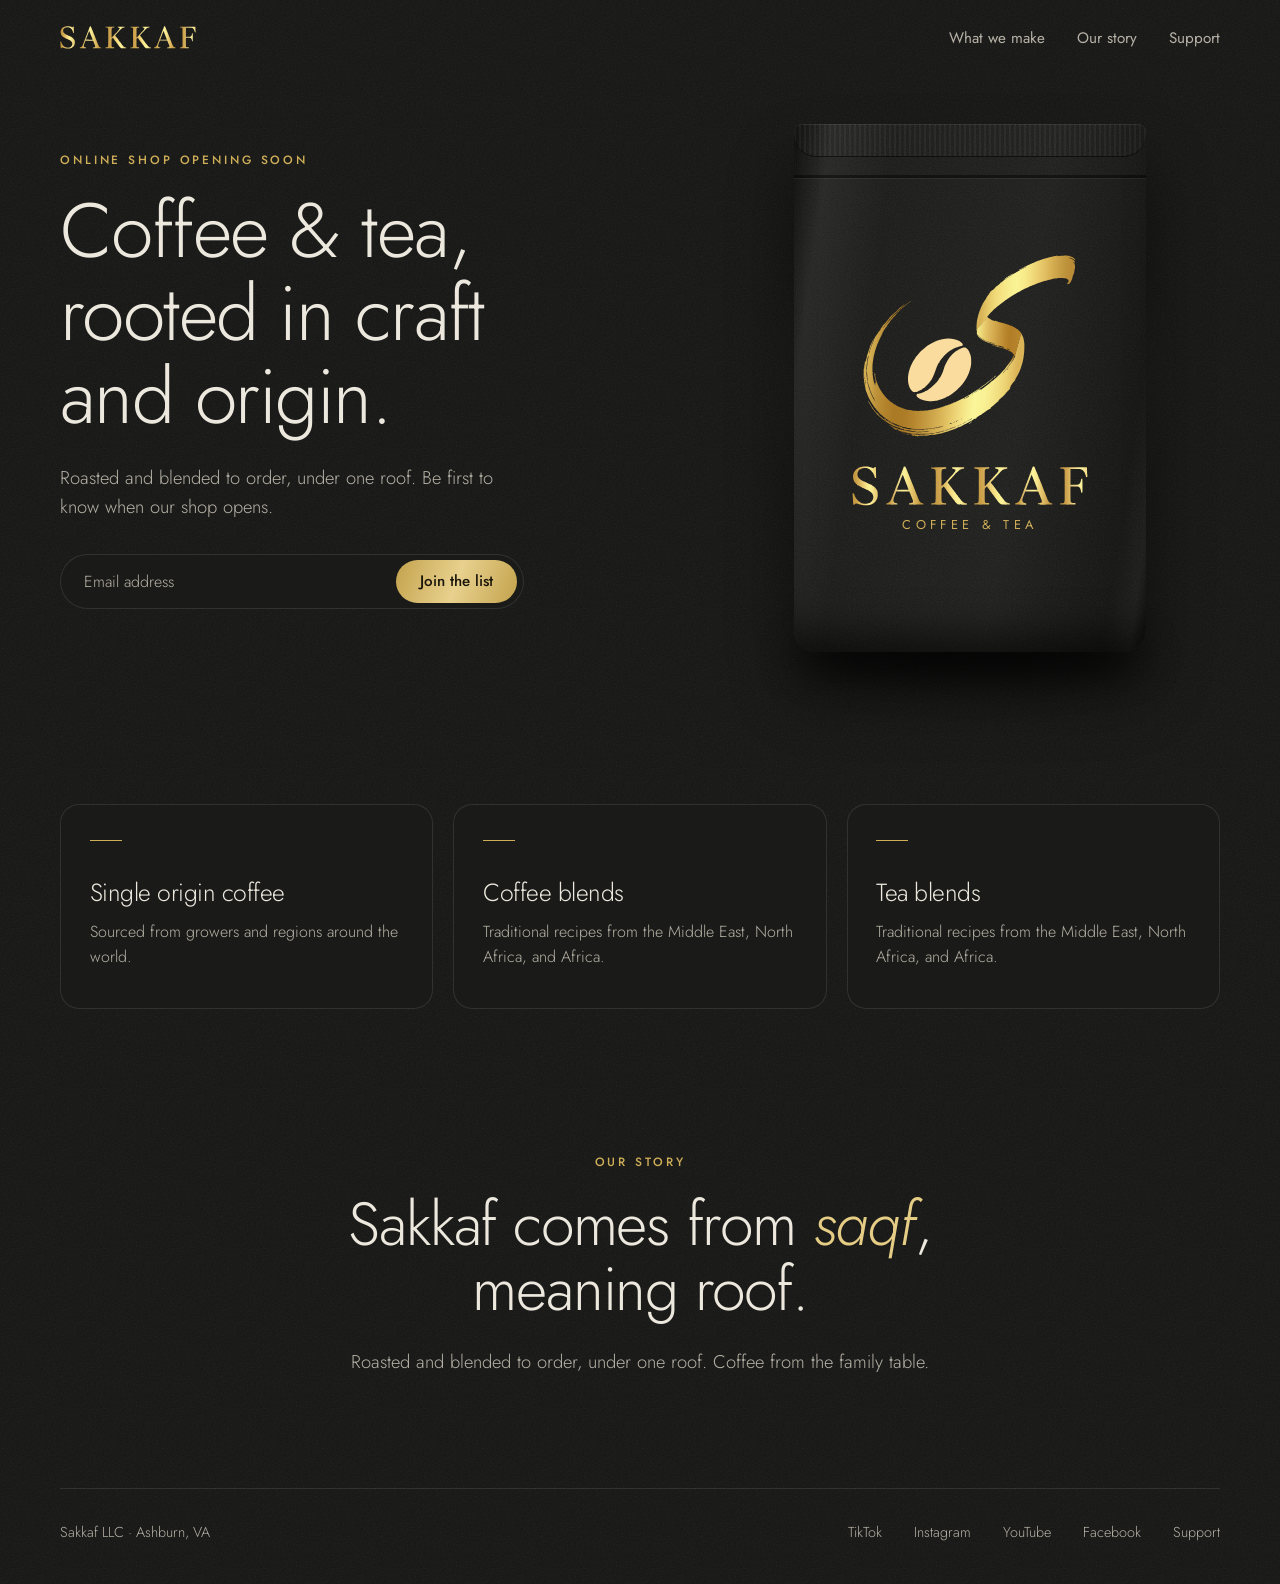
<file: index.html>
<!DOCTYPE html>
<html lang="en">
  <head>
    <meta charset="UTF-8" />
    <meta name="viewport" content="width=device-width, initial-scale=1.0" />
    <title>SAKKAF | Coffee &amp; Tea</title>
    <meta name="description" content="SAKKAF is a traditional coffee and tea company, rooted in craft and origin. Our online shop is opening soon." />
    <meta name="theme-color" content="#131312" />
    <link rel="icon" href="/assets/sakkaf-mark.svg" type="image/svg+xml" />
    <link rel="stylesheet" href="/assets/theme.css?v=4" />
  </head>
  <body>
    <header class="wrap nav">
      <a class="brand" href="/"><img src="/assets/sakkaf-wordmark-foil.svg" alt="Sakkaf home" /></a>
      <nav aria-label="Primary">
        <a href="/#offer">What we make</a>
        <a href="/#story">Our story</a>
        <a href="/support">Support</a>
      </nav>
    </header>

    <main>
      <section class="wrap hero" id="list">
        <div class="intro">
          <p class="eyebrow">Online shop opening soon</p>
          <h1>Coffee &amp; tea,<br />rooted in craft<br />and origin.</h1>
          <p class="lede">Roasted and blended to order, under one roof. Be first to know when our shop opens.</p>
          <form class="signup-form" id="signup-form" action="/api/subscribe" method="post">
            <label class="sr-only" for="email">Email address</label>
            <input id="email" name="email" type="email" placeholder="Email address" autocomplete="email" required />
            <button class="btn" type="submit">Join the list</button>
          </form>
          <p class="signup-feedback" id="signup-feedback" aria-live="polite"></p>
        </div>
        <div class="stage" aria-hidden="true">
          <div class="bag">
            <img class="bag-mark" src="/assets/sakkaf-mark-foil.svg" alt="" />
            <img class="bag-word" src="/assets/sakkaf-wordmark-foil.svg" alt="" />
            <span>Coffee &amp; Tea</span>
          </div>
        </div>
      </section>

      <section class="wrap offer" id="offer">
        <article>
          <h2>Single origin coffee</h2>
          <p>Sourced from growers and regions around the world.</p>
        </article>
        <article>
          <h2>Coffee blends</h2>
          <p>Traditional recipes from the Middle East, North Africa, and Africa.</p>
        </article>
        <article>
          <h2>Tea blends</h2>
          <p>Traditional recipes from the Middle East, North Africa, and Africa.</p>
        </article>
      </section>

      <section class="wrap story" id="story">
        <p class="eyebrow">Our story</p>
        <h2>Sakkaf comes from <em>saqf</em>, meaning roof.</h2>
        <p>Roasted and blended to order, under one roof. Coffee from the family table.</p>
      </section>
    </main>

    <footer class="wrap foot">
      <p>Sakkaf LLC · Ashburn, VA</p>
      <nav aria-label="Social media and support">
        <a href="https://www.tiktok.com/@sakkaf.com" target="_blank" rel="noopener noreferrer">TikTok</a>
        <a href="https://www.instagram.com/sakkaf_coffee" target="_blank" rel="noopener noreferrer">Instagram</a>
        <a href="https://www.youtube.com/@sakkaf_coffee" target="_blank" rel="noopener noreferrer">YouTube</a>
        <a href="https://www.facebook.com/people/Sakkaf/61590856212764" target="_blank" rel="noopener noreferrer">Facebook</a>
        <a href="/support">Support</a>
      </nav>
    </footer>

    <script>
      (function () {
        const form = document.getElementById("signup-form");
        const feedback = document.getElementById("signup-feedback");
        const submitButton = form.querySelector('button[type="submit"]');

        form.addEventListener("submit", async function (event) {
          event.preventDefault();
          feedback.textContent = "";
          feedback.removeAttribute("data-state");
          submitButton.disabled = true;

          const email = new FormData(form).get("email");

          try {
            const response = await fetch("/api/subscribe", {
              method: "POST",
              headers: { "Content-Type": "application/json" },
              body: JSON.stringify({ email }),
            });

            const data = await response.json().catch(function () {
              return {};
            });

            if (response.ok) {
              feedback.setAttribute("data-state", "success");
              feedback.textContent = "You're on the list.";
              form.reset();
            } else {
              feedback.setAttribute("data-state", "error");
              feedback.textContent = data.error || "Something went wrong. Please try again.";
            }
          } catch (error) {
            feedback.setAttribute("data-state", "error");
            feedback.textContent = "Something went wrong. Please try again.";
          } finally {
            submitButton.disabled = false;
          }
        });
      })();
    </script>
  </body>
</html>
</file>
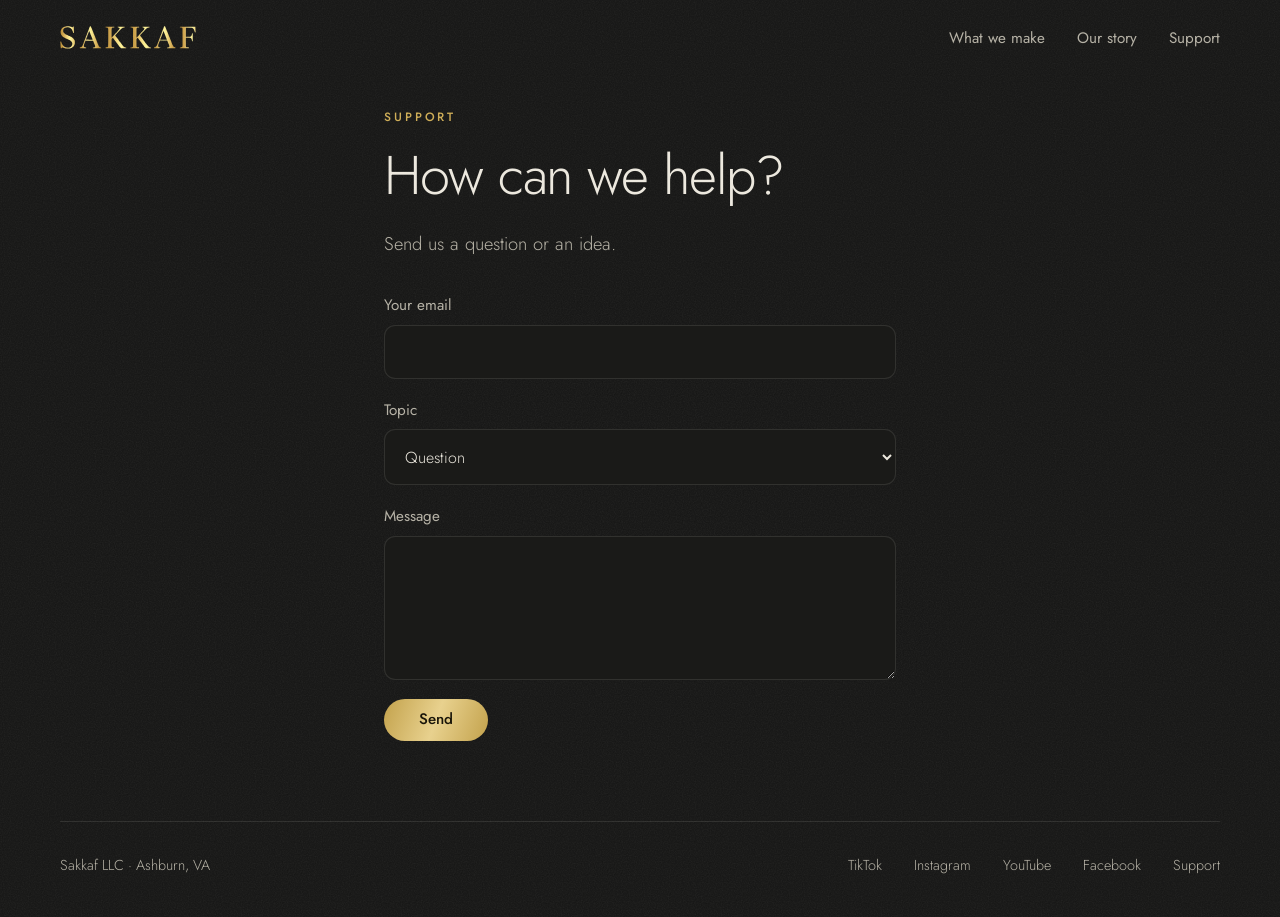
<file: support.html>
<!DOCTYPE html>
<html lang="en">
  <head>
    <meta charset="UTF-8" />
    <meta name="viewport" content="width=device-width, initial-scale=1.0" />
    <title>Support | SAKKAF</title>
    <meta name="description" content="Contact Sakkaf Coffee &amp; Tea." />
    <meta name="theme-color" content="#131312" />
    <link rel="icon" href="/assets/sakkaf-mark.svg" type="image/svg+xml" />
    <link rel="stylesheet" href="/assets/theme.css?v=4" />
  </head>
  <body>
    <header class="wrap nav">
      <a class="brand" href="/"><img src="/assets/sakkaf-wordmark-foil.svg" alt="Sakkaf home" /></a>
      <nav aria-label="Primary">
        <a href="/#offer">What we make</a>
        <a href="/#story">Our story</a>
        <a href="/support">Support</a>
      </nav>
    </header>

    <main class="wrap">
      <div class="support" id="contact">
        <p class="eyebrow">Support</p>
        <h1>How can we help?</h1>
        <p class="lede">Send us a question or an idea.</p>
        <form action="https://formspree.io/f/xvkabewz" method="POST">
          <input type="hidden" name="app" value="Sakkaf Coffee website" />
          <input type="hidden" name="version" id="version" value="" />
          <label>Your email <input type="email" name="email" autocomplete="email" required /></label>
          <label>Topic
            <select name="topic" id="topic">
              <option value="question">Question</option>
              <option value="problem">Problem</option>
              <option value="feature">Feature idea</option>
            </select>
          </label>
          <label>Message <textarea name="message" required></textarea></label>
          <button class="btn" type="submit">Send</button>
        </form>
      </div>
    </main>

    <footer class="wrap foot">
      <p>Sakkaf LLC · Ashburn, VA</p>
      <nav aria-label="Social media and support">
        <a href="https://www.tiktok.com/@sakkaf.com" target="_blank" rel="noopener noreferrer">TikTok</a>
        <a href="https://www.instagram.com/sakkaf_coffee" target="_blank" rel="noopener noreferrer">Instagram</a>
        <a href="https://www.youtube.com/@sakkaf_coffee" target="_blank" rel="noopener noreferrer">YouTube</a>
        <a href="https://www.facebook.com/people/Sakkaf/61590856212764" target="_blank" rel="noopener noreferrer">Facebook</a>
        <a href="/support">Support</a>
      </nav>
    </footer>

    <script>
      (function () {
        const params = new URLSearchParams(location.search);
        const topic = document.getElementById("topic");
        const wanted = params.get("topic");
        if (Array.from(topic.options).some((o) => o.value === wanted)) topic.value = wanted;
        document.getElementById("version").value = params.get("v") || "";
      })();
    </script>
  </body>
</html>
</file>
<file: assets/theme.css>
@import url("https://fonts.googleapis.com/css2?family=Jost:ital,wght@0,300;0,400;0,500;1,300&display=swap");

*, *::before, *::after { box-sizing: border-box; margin: 0; padding: 0; }

:root {
  --matte: #131312;
  --surface: #1a1a18;
  --text: #ece8de;
  --muted: #b6b2a6;
  --gold: #cfae58;
  --gold-light: #e6cd85;
  --line: rgba(236, 232, 222, 0.11);
  --grain: url("data:image/svg+xml,%3Csvg xmlns='http://www.w3.org/2000/svg' width='160' height='160'%3E%3Cfilter id='n'%3E%3CfeTurbulence type='fractalNoise' baseFrequency='.85' numOctaves='2' stitchTiles='stitch'/%3E%3CfeColorMatrix values='0 0 0 0 1 0 0 0 0 1 0 0 0 0 1 0 0 0 .07 0'/%3E%3C/filter%3E%3Crect width='100%25' height='100%25' filter='url(%23n)'/%3E%3C/svg%3E");
}

html { scroll-behavior: smooth; }

body {
  min-height: 100vh;
  display: flex;
  flex-direction: column;
  font-family: Jost, "Avenir Next", "Segoe UI", sans-serif;
  font-weight: 300;
  line-height: 1.6;
  background: var(--grain), var(--matte);
  color: var(--text);
  -webkit-font-smoothing: antialiased;
}

a { color: inherit; text-decoration: none; }
a:focus-visible, button:focus-visible, input:focus-visible, select:focus-visible, textarea:focus-visible {
  outline: 2px solid var(--gold-light); outline-offset: 3px;
}

main { flex: 1; }
.wrap { width: min(1160px, calc(100% - 3rem)); margin-inline: auto; }

.nav { display: flex; align-items: center; justify-content: space-between; flex-wrap: wrap; gap: 1rem; padding-block: 1.6rem; }
.brand img { display: block; width: 8.5rem; }
.nav nav, .foot nav { display: flex; flex-wrap: wrap; gap: 0.5rem 2rem; }
.nav nav { font-size: 0.95rem; font-weight: 400; color: var(--muted); }
.nav a:hover, .foot a:hover { color: var(--gold-light); }

h1, h2 { font-weight: 300; letter-spacing: -0.02em; line-height: 1.08; }
h1 { font-size: clamp(2.7rem, 6vw, 4.9rem); }
em { color: var(--gold-light); }
.eyebrow { margin-bottom: 1.2rem; color: var(--gold); font-size: 0.75rem; font-weight: 500; letter-spacing: 0.24em; text-transform: uppercase; }
.lede { max-width: 28rem; margin-top: 1.5rem; color: var(--muted); font-size: 1.15rem; }

.hero { display: grid; grid-template-columns: 1.1fr 0.9fr; align-items: center; gap: 3rem; padding-block: 3rem 6rem; }

.signup-form { display: flex; gap: 0.4rem; max-width: 29rem; margin-top: 2rem; padding: 0.35rem; border: 1px solid var(--line); border-radius: 999px; background: var(--surface); }
.signup-form:focus-within { border-color: var(--gold); }
.signup-form input { flex: 1; min-width: 0; padding: 0.6rem 1.1rem; border: 0; background: transparent; color: var(--text); font: 300 1rem Jost, sans-serif; }
.signup-form input::placeholder { color: var(--muted); }
.btn { padding: 0.85rem 1.5rem; border: 0; border-radius: 999px; background: linear-gradient(110deg, #c3a24c, #e8d18e 50%, #c3a24c); color: #191509; font: 500 0.95rem/1 Jost, sans-serif; cursor: pointer; }
.btn:hover { filter: brightness(1.08); }
.btn:disabled { opacity: 0.55; cursor: not-allowed; }
.signup-feedback { min-height: 1.6rem; margin-top: 0.8rem; color: var(--gold-light); }
.signup-feedback[data-state="error"] { color: #f0a58c; }

/* A matte pouch carrying the gold logo, drawn in CSS. */
.stage { position: relative; display: flex; justify-content: center; padding-bottom: 1.5rem; background: radial-gradient(ellipse 60% 52% at 50% 46%, rgba(236, 232, 222, 0.09), transparent 70%); }
.stage::after { content: ""; position: absolute; bottom: 0; width: 70%; height: 2.6rem; border-radius: 50%; background: rgba(0, 0, 0, 0.75); filter: blur(18px); }
.bag {
  position: relative; z-index: 1;
  display: flex; flex-direction: column; align-items: center; justify-content: center;
  width: min(100%, 22rem); aspect-ratio: 2 / 3; padding: 3rem 2rem 2rem;
  border-radius: 0.5rem 0.5rem 1.4rem 1.4rem;
  background:
    var(--grain),
    linear-gradient(98deg, #0b0b0b 0%, #242422 9%, #191918 24%, #1d1d1b 62%, #121211 90%, #1b1b19 96%, #0a0a0a 100%);
  box-shadow: inset 0 1px 0 rgba(255, 255, 255, 0.08), inset 0 -2.5rem 2.5rem -1.5rem rgba(0, 0, 0, 0.6), 0 2.5rem 4rem rgba(0, 0, 0, 0.45);
}
.bag::before { content: ""; position: absolute; inset: 0 0 auto; height: 2.1rem; border-radius: inherit; border-bottom: 1px solid rgba(0, 0, 0, 0.6); background: repeating-linear-gradient(90deg, rgba(255, 255, 255, 0.045) 0 2px, transparent 2px 5px); }
.bag::after { content: ""; position: absolute; top: 3.2rem; left: 0; right: 0; height: 3px; background: rgba(0, 0, 0, 0.45); box-shadow: 0 1px 0 rgba(255, 255, 255, 0.06); }
.bag-mark { width: 74%; }
.bag-word { width: 82%; margin-top: 1.8rem; }
.bag span { margin-top: 0.6rem; color: var(--gold); font-size: 0.8rem; font-weight: 400; letter-spacing: 0.34em; text-transform: uppercase; }

.offer { display: grid; grid-template-columns: repeat(3, 1fr); gap: 1.25rem; padding-block: 2rem; }
.offer article { padding: 2.2rem 1.8rem 2.4rem; border: 1px solid var(--line); border-radius: 1.2rem; background: var(--surface); }
.offer article::before { content: ""; display: block; width: 2rem; height: 1px; margin-bottom: 2.4rem; background: var(--gold); }
.offer h2 { font-size: 1.55rem; }
.offer p { margin-top: 0.8rem; color: var(--muted); }

.story { padding-block: 7rem; text-align: center; }
.story h2 { max-width: 18ch; margin-inline: auto; font-size: clamp(2.2rem, 5vw, 3.8rem); }
.story h2 + p { margin-top: 1.5rem; color: var(--muted); font-size: 1.15rem; }

.support { max-width: 32rem; margin: 2rem auto 5rem; }
.support h1 { font-size: clamp(2.4rem, 5vw, 3.4rem); }
.support form { display: grid; gap: 1.2rem; margin-top: 2.2rem; }
.support label { display: grid; gap: 0.45rem; color: var(--muted); font-size: 0.95rem; font-weight: 400; }
.support input, .support select, .support textarea { padding: 0.9rem 1rem; border: 1px solid var(--line); border-radius: 0.7rem; background: var(--surface); color: var(--text); font: 300 1rem Jost, sans-serif; color-scheme: dark; }
.support textarea { min-height: 9rem; resize: vertical; }
.support .btn { justify-self: start; padding-inline: 2.2rem; }

.foot { display: flex; flex-wrap: wrap; justify-content: space-between; gap: 1rem; padding-block: 2rem 2.5rem; border-top: 1px solid var(--line); color: var(--muted); font-size: 0.9rem; }

.sr-only { position: absolute; width: 1px; height: 1px; margin: -1px; overflow: hidden; clip: rect(0 0 0 0); white-space: nowrap; }

@media (max-width: 820px) {
  .hero { grid-template-columns: 1fr; padding-block: 1.5rem 4rem; }
  .offer { grid-template-columns: 1fr; }
  .bag { width: min(78%, 20rem); }
  .story { padding-block: 5rem; }
}
@media (max-width: 480px) {
  .signup-form { flex-direction: column; padding: 0; border: 0; background: none; }
  .signup-form input { flex: none; padding-block: 0.85rem; border: 1px solid var(--line); border-radius: 999px; background: var(--surface); }
}
@media (prefers-reduced-motion: reduce) { html { scroll-behavior: auto; } }
</file>
